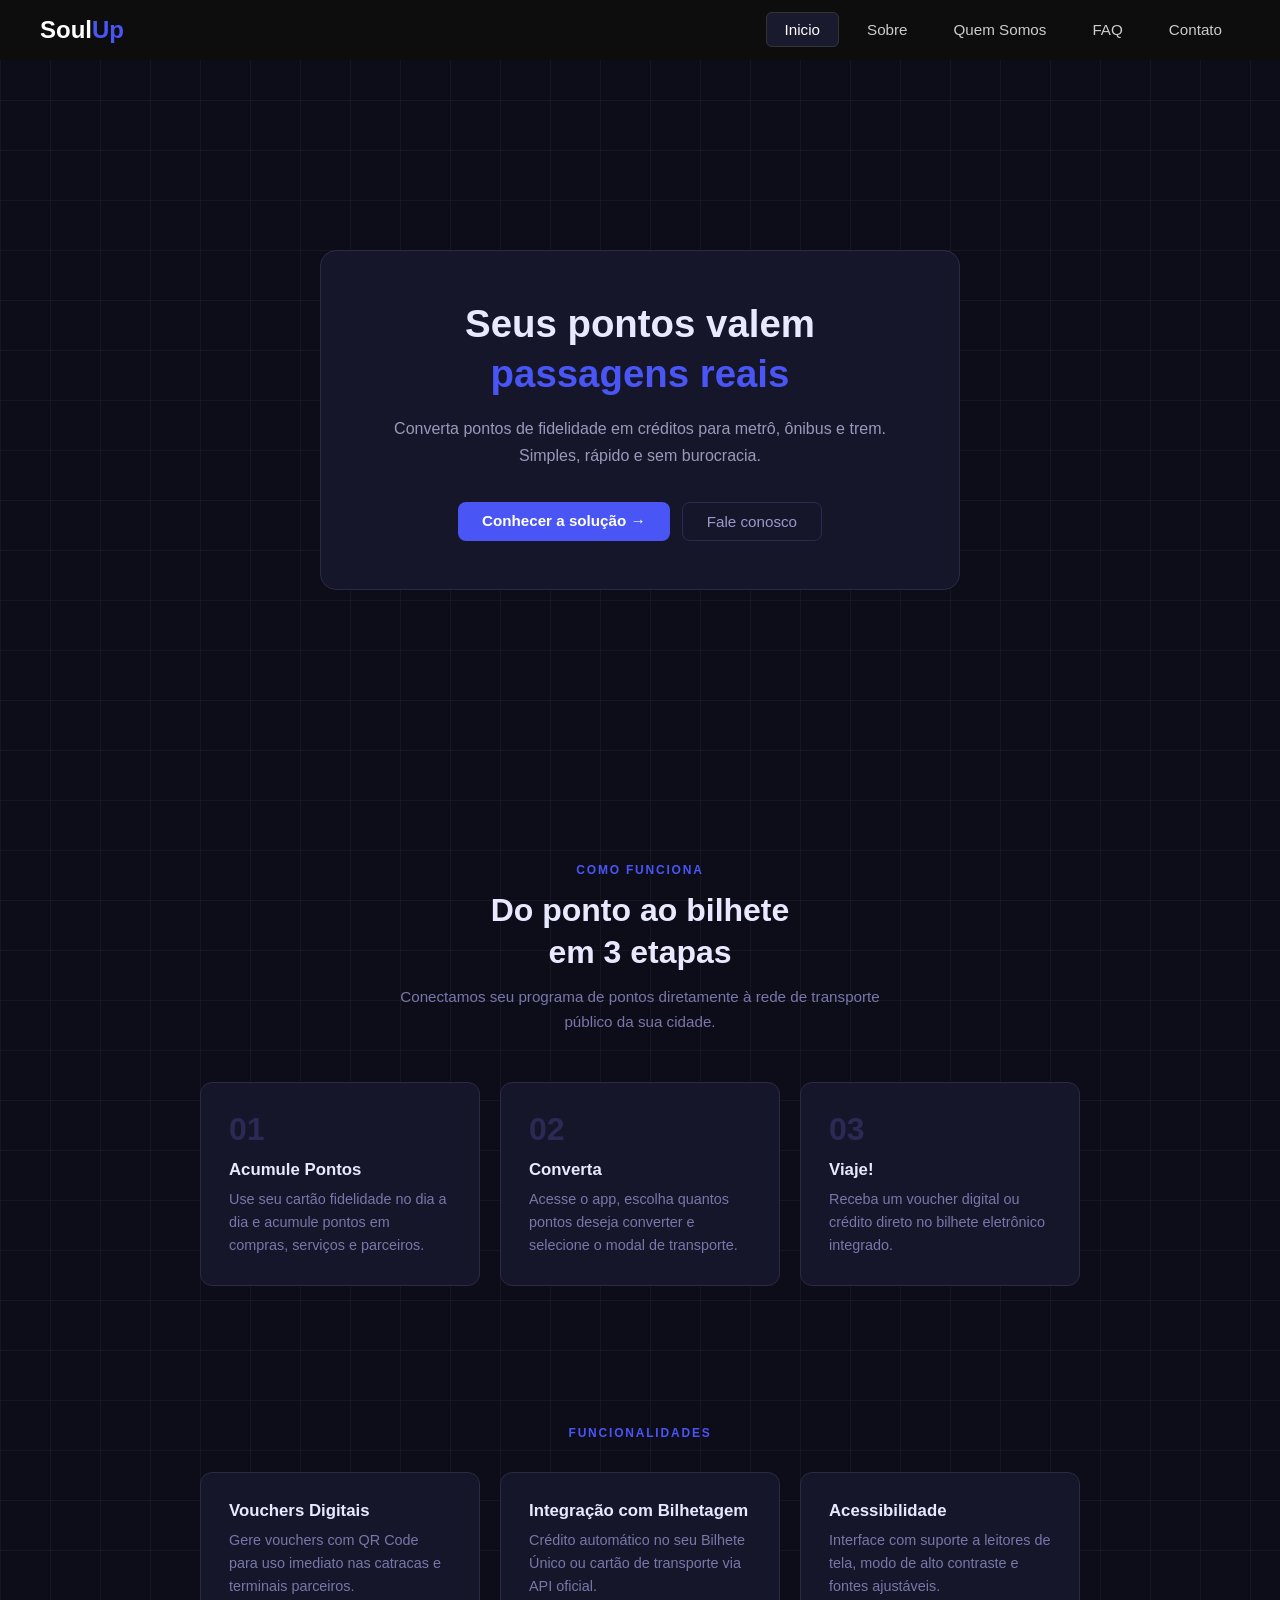
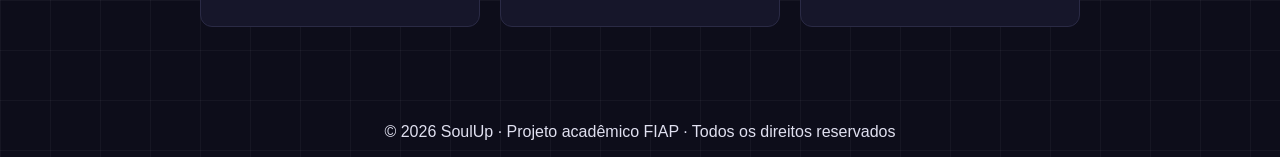
<file: index.html>
<!DOCTYPE html>
<html lang="en">
<head>
    <meta charset="UTF-8">
    <meta name="viewport" content="width=device-width, initial-scale=1.0">
    <title>SoulUp</title>
    <link rel="stylesheet" href="css/styles.css">
</head>
<body>
    <!-- ════════════════ NAVEGAÇÃO ════════════════ -->
<nav>
  <a href="#" class="logo">Soul<span>Up</span></a>
  <ul class="nav-links" id="navLinks">
    <li><a href="index.html" class="active" id="nav-home">Inicio</a></li>
    <li><a href="html/sobre.html" id="nav-about">Sobre</a></li>
    <li><a href="html/quem_somos.html" id="nav-team">Quem Somos</a></li>
    <li><a href="html/faq.html" id="nav-faq">FAQ</a></li>
    <li><a href="html/contato.html" id="nav-contact">Contato</a></li>
  </ul>
</nav>
<!-- ════════════════ PAGINA INICIAL ════════════════ -->
 <section>
  <div>
    <h1>
      Seus pontos valem
      <span class="destaque">passagens reais</span>
    </h1>
    <p>Converta pontos de fidelidade em créditos para metrô, ônibus e trem. Simples, rápido e sem burocracia.</p>
    <div class="hero-buttons">
      <a href="html/sobre.html" class="btn-primary">Conhecer a solução →</a>
      <a href="html/contato.html" class="btn-secondary">Fale conosco</a>
    </div>
  </div>
</section>

  <!-- COMO FUNCIONA -->
<section>
  <div class="cf-header">
    <span>COMO FUNCIONA</span>
    <h2>Do ponto ao bilhete<br>em 3 etapas</h2>
    <p>Conectamos seu programa de pontos diretamente à rede de transporte público da sua cidade.</p>
  </div>

  <div>
    <div>
      <span>01</span>
      <h3>Acumule Pontos</h3>
      <p>Use seu cartão fidelidade no dia a dia e acumule pontos em compras, serviços e parceiros.</p>
    </div>
    <div>
      <span>02</span>
      <h3>Converta</h3>
      <p>Acesse o app, escolha quantos pontos deseja converter e selecione o modal de transporte.</p>
    </div>
    <div>
      <span>03</span>
      <h3>Viaje!</h3>
      <p>Receba um voucher digital ou crédito direto no bilhete eletrônico integrado.</p>
    </div>
  </div>
</section>
        <h2>FUNCIONALIDADES</h2>
        <div>
     <div >
        <h3>Vouchers Digitais</h3>
        <p>Gere vouchers com QR Code para uso imediato nas catracas e terminais parceiros.</p>
    </div>
    <div >
        <h3>Integração com Bilhetagem</h3>
        <p>Crédito automático no seu Bilhete Único ou cartão de transporte via API oficial.</p>
    </div>
    <div>
        <h3>Acessibilidade</h3>
        <p>Interface com suporte a leitores de tela, modo de alto contraste e fontes ajustáveis.</p>
    </div>
        </div>
    </div>

</body>

<!-- ════════════════ FOOTER ════════════════ -->
<footer class="footer">
  <p>© 2026 SoulUp · Projeto acadêmico FIAP · Todos os direitos reservados</p>
</footer>

</html>
</file>
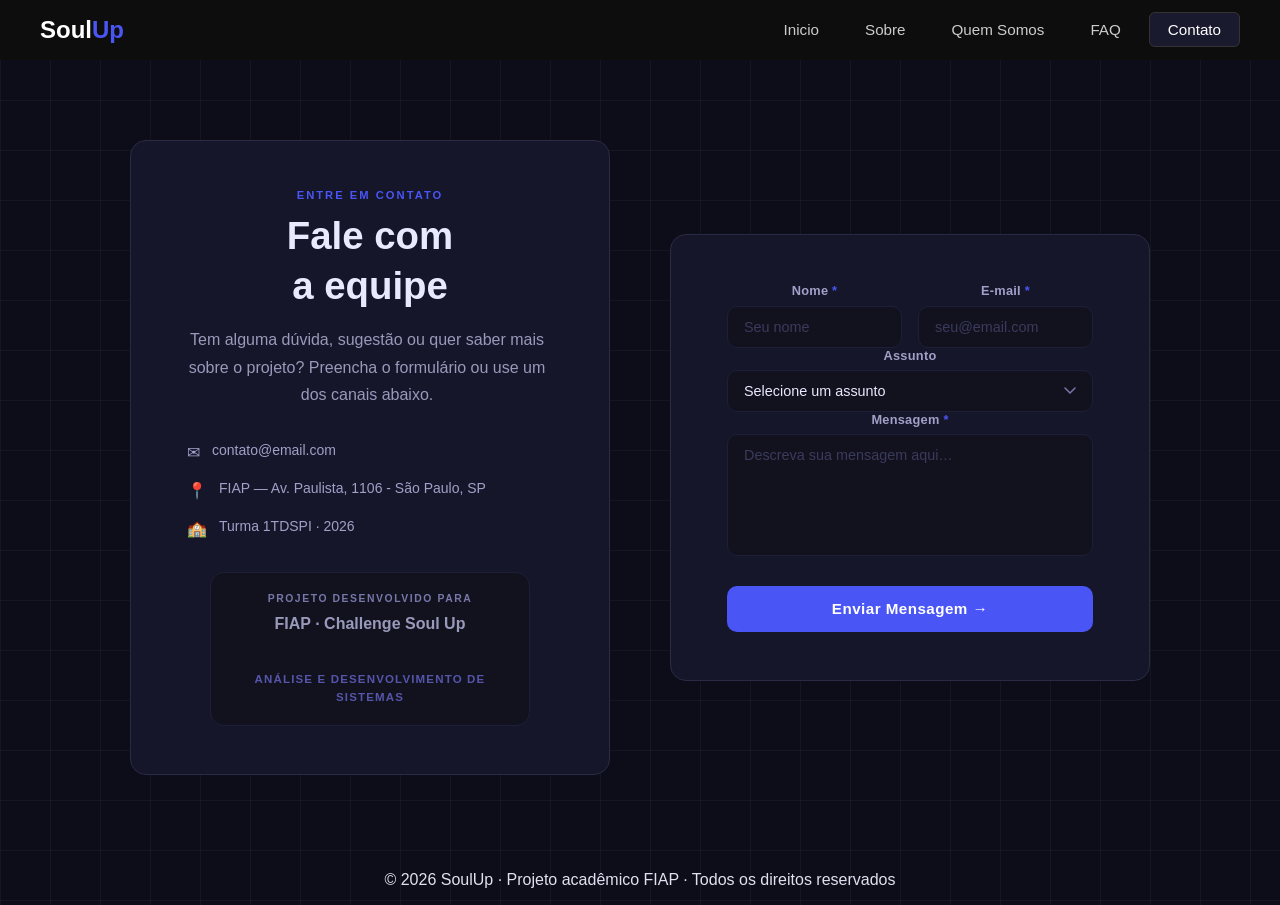
<file: html/contato.html>
<!DOCTYPE html>
<html lang="en">
<head>
  <meta charset="UTF-8">
  <meta name="viewport" content="width=device-width, initial-scale=1.0">
  <title>Contato - SoulUp</title>
  <link rel="stylesheet" href="../css/styles.css">
  <link rel="stylesheet" href="../css/contato.css">
</head>
<body>

  <!-- ════════════════ NAVEGAÇÃO ════════════════ -->
  <nav>
    <a href="../index.html" class="logo">Soul<span>Up</span></a>
    <ul class="nav-links" id="navLinks">
      <li><a href="../index.html" id="nav-home">Inicio</a></li>
      <li><a href="sobre.html" id="nav-about">Sobre</a></li>
      <li><a href="quem_somos.html" id="nav-team">Quem Somos</a></li>
      <li><a href="faq.html" id="nav-faq">FAQ</a></li>
      <li><a href="contato.html" class="active" id="nav-contact">Contato</a></li>
    </ul>
  </nav>

  <!-- ════════════════ CONTATO ════════════════ -->
  <section class="contato">

    <!-- Coluna esquerda -->
    <div class="contato-info">
      <span class="contato-label">Entre em Contato</span>
      <h1>Fale com<br>a equipe</h1>
      <p class="contato-desc">
        Tem alguma dúvida, sugestão ou quer saber mais
        sobre o projeto? Preencha o formulário ou use um dos
        canais abaixo.
      </p>

      <ul class="contato-canais">
        <li>
          <span class="canal-icon">✉</span>
          <span>contato@email.com</span>
        </li>
        
        <li>
          <span class="canal-icon">📍</span>
          <span>FIAP — Av. Paulista, 1106 - São Paulo, SP</span>
        </li>

        <li>
          <span class="canal-icon">🏫</span>
          <span>Turma 1TDSPI · 2026</span>
        </li>
      </ul>

      <div class="contato-projeto">
        <span class="projeto-label">Projeto desenvolvido para</span>
        <p class="projeto-nome">FIAP · Challenge Soul Up</p>
        <span class="projeto-curso">Análise e Desenvolvimento de Sistemas</span>
      </div>
    </div>

    <!-- Coluna direita: formulário -->
    <div class="contato-form-wrapper">

    <form id="formulario">
        <div class="form-row">
            <div class="form-group">
                <label for="nome">
                    Nome <span class="obrigatorio">*</span>
                </label>
                <input type="text" id="nome" placeholder="Seu nome" autocomplete="off">
            </div>

            <div class="form-group">
                <label for="email">
                    E-mail <span class="obrigatorio">*</span>
                </label>
                <input type="email" id="email" placeholder="seu@email.com" autocomplete="off">
            </div>
        </div>

        <div class="form-group">
            <label for="assunto">Assunto</label>
            <select id="assunto">
                <option value="" disabled selected>
                    Selecione um assunto
                </option>
                <option value="duvida">Dúvida sobre o projeto</option>
                <option value="sugestao">Sugestão</option>
                <option value="parceria">Parceria</option>
                <option value="outro">Outro</option>
            </select>
        </div>

        <div class="form-group">
            <label for="mensagem">
                Mensagem <span class="obrigatorio">*</span>
            </label>

            <textarea
                id="mensagem"
                rows="6"
                placeholder="Descreva sua mensagem aqui…"
            ></textarea>
        </div>

        <button class="btn-enviar" type="submit">
            Enviar Mensagem →
        </button>
    </form>
</div>


<!-- MODAL -->
<dialog id="modalMensagemEnviada">
    <div class="modal-content">
        <h2>Mensagem enviada com sucesso!</h2>

        <p>
            Você receberá um retorno por email em até
            <strong>72 horas.</strong>
        </p>

        <form method="dialog">
            <button class="modal-btn">
                Concluir
            </button>
        </form>
    </div>
</dialog>
</section>

  <!-- ════════════════ FOOTER ════════════════ -->
  <footer class="footer">
    <p>© 2026 SoulUp · Projeto acadêmico FIAP · Todos os direitos reservados</p>
  </footer>

<script src="../javaScript/contato.js"></script>
</body>
</html>
</file>
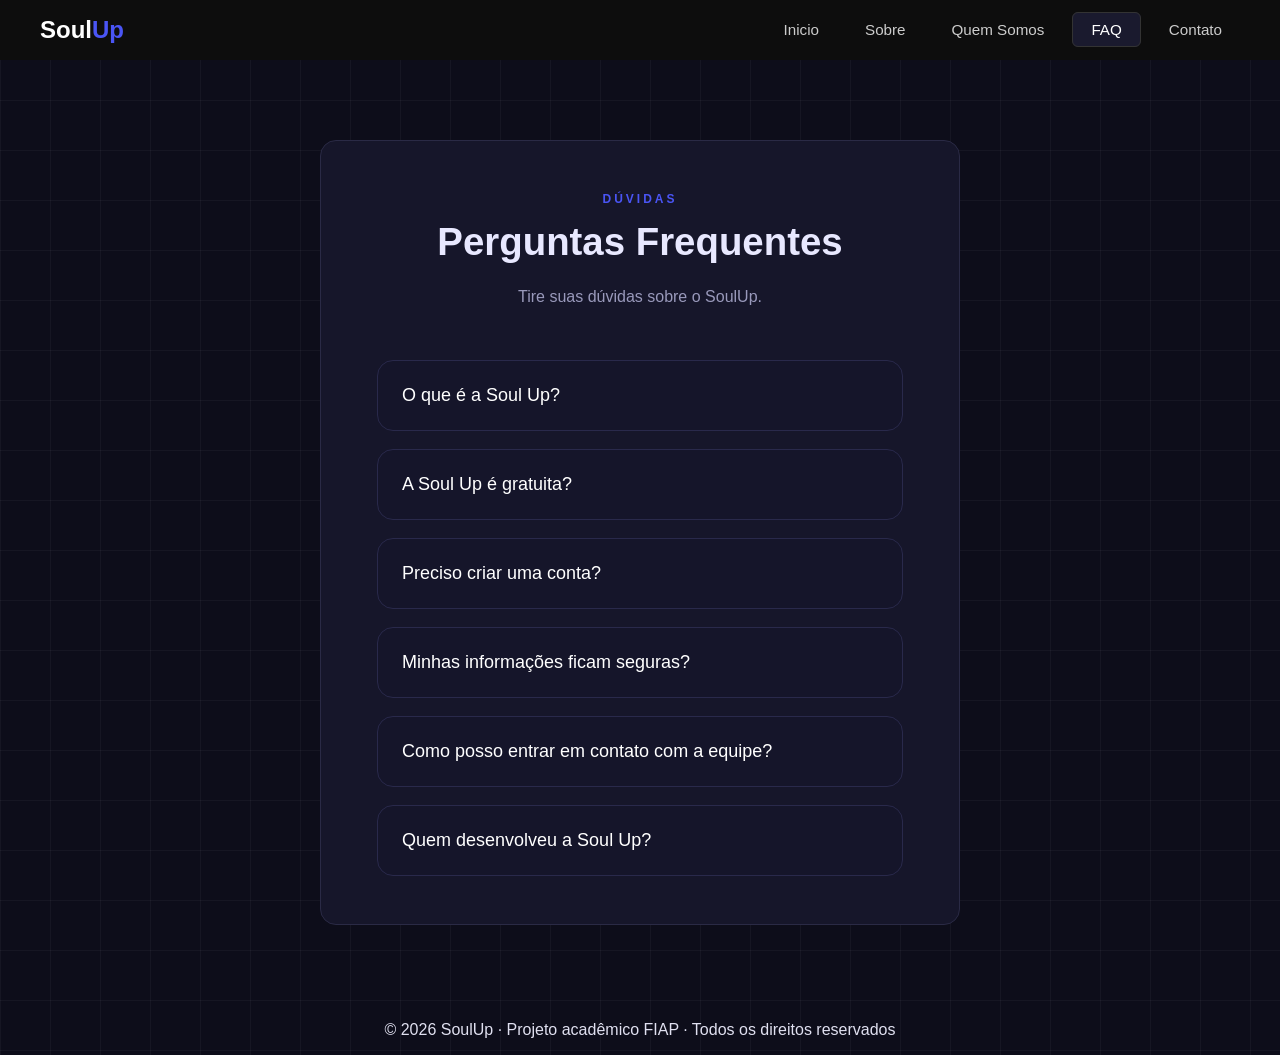
<file: html/faq.html>
<!DOCTYPE html>
<html lang="en">
<head>
    <meta charset="UTF-8">
    <meta name="viewport" content="width=device-width, initial-scale=1.0">
    <title>Document</title>
    <link rel="stylesheet" href="../css/styles.css">
    <link rel="stylesheet" href="../css/faq.css">

</head>
<body>
    <!-- ════════════════ NAVEGAÇÃO ════════════════ -->
  <nav>
    <a href="../index.html" class="logo">Soul<span>Up</span></a>
    <ul class="nav-links" id="navLinks">
      <li><a href="../index.html" id="nav-home">Inicio</a></li>
      <li><a href="sobre.html" id="nav-about">Sobre</a></li>
      <li><a href="quem_somos.html" id="nav-team">Quem Somos</a></li>
      <li><a href="faq.html" class="active" id="nav-faq">FAQ</a></li>
      <li><a href="contato.html" id="nav-contact">Contato</a></li>
    </ul>
  </nav>
      <!-- ════════════════ FAQ ════════════════ -->


  <section class="faq-section">
  

  <div class="faq-layout">

    <div class="faq-header">
      <span class="faq-label">DÚVIDAS</span>
      <h1>Perguntas Frequentes</h1>
      <p>Tire suas dúvidas sobre o SoulUp.</p>
    </div>

    <div class="faq-container">

      <div class="faq-item">
        <button class="faq-question">
          O que é a Soul Up?
        </button>
        <div class="faq-answer">
          <p>
            A Soul Up é a primeira rede social de impacto sustentável do planeta! 

            Ela combina tecnologia blockchain, comunidades descentralizadas e recompensas com impacto real.
          </p>
        </div>
      </div>

      <div class="faq-item">
        <button class="faq-question">
          A Soul Up é gratuita?
        </button>
        <div class="faq-answer">
          <p>
            Sim. A Soul Up é 100% gratuita! Basta apenas instalar, criar uma conta e começar a assistir vídeos para poder trocar pontos em créditos!
          </p>
        </div>
      </div>

      <div class="faq-item">
        <button class="faq-question">
          Preciso criar uma conta?
        </button>
        <div class="faq-answer">
          <p>
            Sim. Para a conversão de pontos em créditos de transporte público é necessário realizar a criação de uma conta.
          </p>
        </div>
      </div>

      <div class="faq-item">
        <button class="faq-question">
          Minhas informações ficam seguras?
        </button>
        <div class="faq-answer">
          <p>
            Sim. Prezamos pela privacidade dos usuários e buscamos utilizar boas
            práticas de segurança e proteção de dados.
          </p>
        </div>
      </div>

      <div class="faq-item">
        <button class="faq-question">
          Como posso entrar em contato com a equipe?
        </button>
        <div class="faq-answer">
          <p>
            Você pode utilizar a página de contato do site e enviar uma mensagem
            diretamente para nossa equipe.
          </p>
        </div>
      </div>

      <div class="faq-item">
        <button class="faq-question">
          Quem desenvolveu a Soul Up?
        </button>
        <div class="faq-answer">
          <p>
            A SoulUp foi desenvolvido por estudantes da FIAP como parte de um
            projeto acadêmico voltado à inovação e tecnologia.
          </p>
        </div>
      </div>
  </div>
      </div>

</section>
  <!-- ════════════════ FOOTER ════════════════ -->
<footer class="footer">
  <p>© 2026 SoulUp · Projeto acadêmico FIAP · Todos os direitos reservados</p>
</footer>
<script src="../javaScript/faq.js"></script>
</body>
</html>
</file>
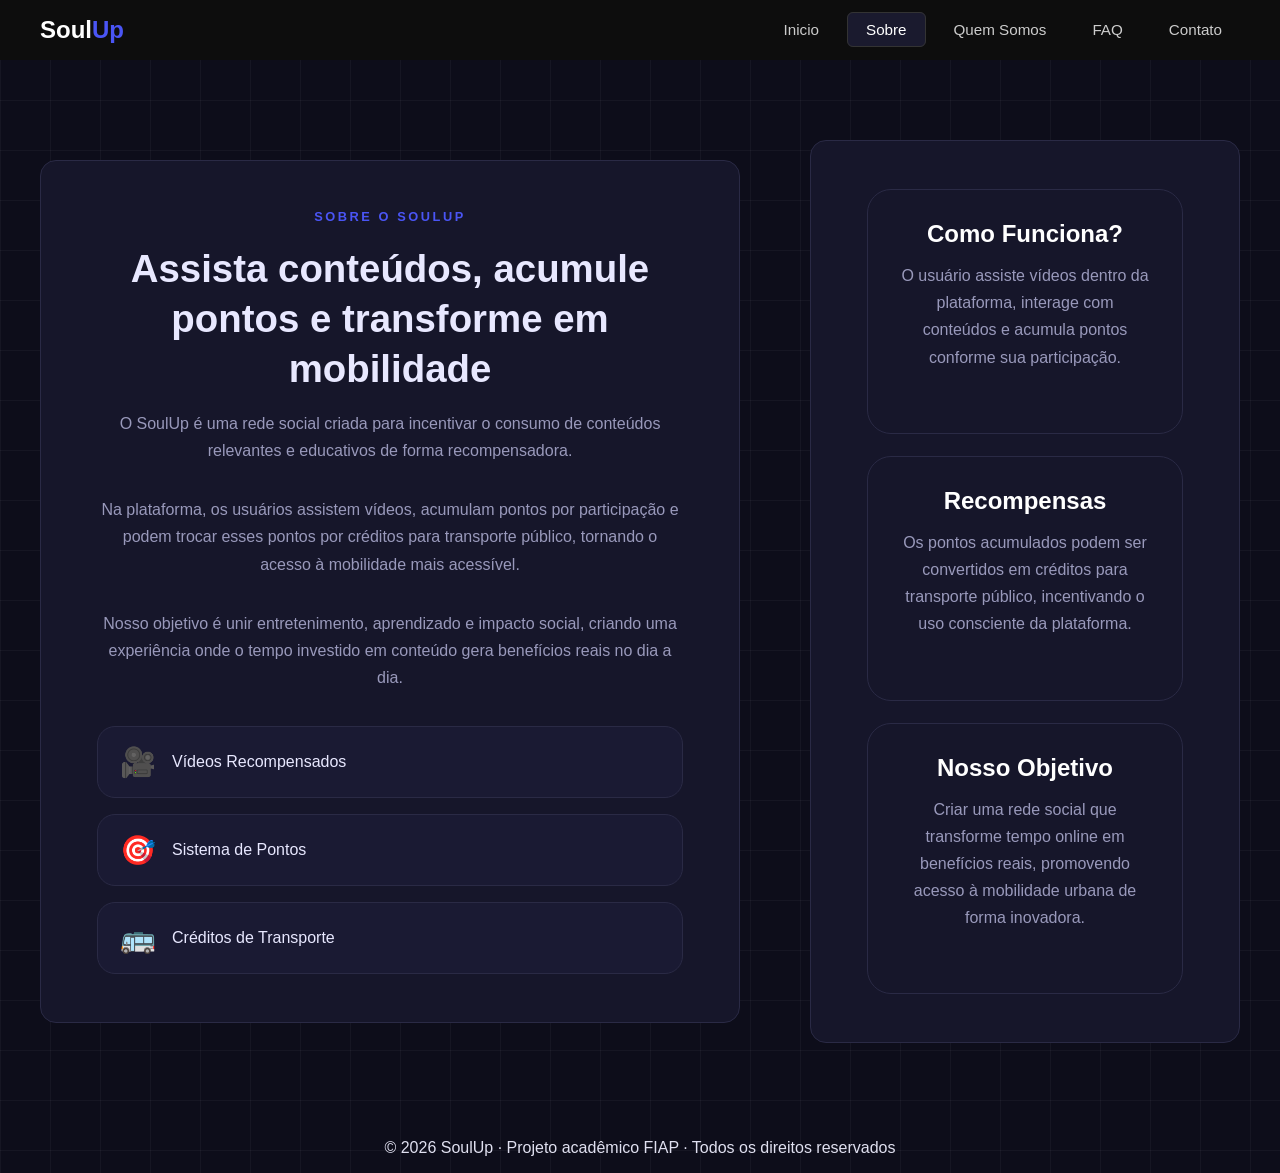
<file: html/sobre.html>
<!DOCTYPE html>
<html lang="en">
<head>
    <meta charset="UTF-8">
    <meta name="viewport" content="width=device-width, initial-scale=1.0">
    <title>Document</title>
    <link rel="stylesheet" href="../css/styles.css">
    <link rel="stylesheet" href="../css/sobre.css">
</head>
<body>
    <!-- ════════════════ NAVEGAÇÃO ════════════════ -->
  <nav>
    <a href="../index.html" class="logo">Soul<span>Up</span></a>
    <ul class="nav-links" id="navLinks">
      <li><a href="../index.html" id="nav-home">Inicio</a></li>
      <li><a href="sobre.html" class="active" id="nav-about">Sobre</a></li>
      <li><a href="quem_somos.html" id="nav-team">Quem Somos</a></li>
      <li><a href="faq.html" id="nav-faq">FAQ</a></li>
      <li><a href="contato.html" id="nav-contact">Contato</a></li>
    </ul>
  </nav>
      <!-- ════════════════ SOBRE ════════════════ -->
    <section class="sobre-section">

  

    <div class="sobre-left">
      <span class="sobre-label">SOBRE O SOULUP</span>

      <h1>
        Assista conteúdos,
        acumule pontos e
        transforme em mobilidade
      </h1>

      <p class="sobre-text">
        O SoulUp é uma rede social criada para incentivar o consumo de
        conteúdos relevantes e educativos de forma recompensadora.
      </p>

      <p class="sobre-text">
        Na plataforma, os usuários assistem vídeos, acumulam pontos por
        participação e podem trocar esses pontos por créditos para
        transporte público, tornando o acesso à mobilidade mais acessível.
      </p>

      <p class="sobre-text">
        Nosso objetivo é unir entretenimento, aprendizado e impacto social,
        criando uma experiência onde o tempo investido em conteúdo gera
        benefícios reais no dia a dia.
      </p>

      
    <div class="sobre-stats">

      <div class="stat-card">
        <span class="stat-icon">🎥</span>
        <span>Vídeos Recompensados</span>
      </div>

      <div class="stat-card">
        <span class="stat-icon">🎯</span>
        <span>Sistema de Pontos</span>
      </div>

      <div class="stat-card">
        <span class="stat-icon">🚌</span>
        <span>Créditos de Transporte</span>
      </div>

    </div>

    </div>

    <div class="sobre-right">

      <div class="sobre-card">
        <h3>Como Funciona?</h3>
        <p>
          O usuário assiste vídeos dentro da plataforma, interage com
          conteúdos e acumula pontos conforme sua participação.
        </p>
      </div>

      <div class="sobre-card">
        <h3>Recompensas</h3>
        <p>
          Os pontos acumulados podem ser convertidos em créditos para
          transporte público, incentivando o uso consciente da plataforma.
        </p>
      </div>

      <div class="sobre-card">
        <h3>Nosso Objetivo</h3>
        <p>
          Criar uma rede social que transforme tempo online em benefícios
          reais, promovendo acesso à mobilidade urbana de forma inovadora.
        </p>
      </div>

    </div>

  

</section>


  <!-- ════════════════ FOOTER ════════════════ -->
<footer class="footer">
  <p>© 2026 SoulUp · Projeto acadêmico FIAP · Todos os direitos reservados</p>
</footer>

</body>
</html>
</file>
<file: css/styles.css>
/* ══════════════════════════════════════
   RESET & BASE
══════════════════════════════════════ */
* {
  margin: 0;
  padding: 0;
  box-sizing: border-box;
  font-family: 'Segoe UI', sans-serif;
}

body {
  background-color: #0d0d1a;
  background-image:
    linear-gradient(rgba(255,255,255,0.04) 1px, transparent 1px),
    linear-gradient(90deg, rgba(255,255,255,0.04) 1px, transparent 1px);
  background-size: 50px 50px;
  color: #e0e0f0;
}

/* ══════════════════════════════════════
   NAVEGAÇÃO
══════════════════════════════════════ */
nav {
  display: flex;
  justify-content: space-between;
  align-items: center;
  background-color: #0d0d0d;
  padding: 16px 40px;
}

.logo {
  font-size: 1.5rem;
  font-weight: bold;
  color: white;
  text-decoration: none;
}

.logo span {
  color: #4a55f5;
}

.nav-links {
  list-style: none;
  display: flex;
  gap: 10px;
}

.nav-links a {
  text-decoration: none;
  color: #ccc;
  padding: 8px 18px;
  border-radius: 6px;
  font-size: 0.95rem;
  transition: background 0.2s;
}

.nav-links a:hover {
  color: white;
}

.nav-links a.active {
  background-color: #1a1a2e;
  color: white;
  border: 1px solid #333;
}

/* ══════════════════════════════════════
   HERO — SEÇÃO PRINCIPAL
══════════════════════════════════════ */
section:first-of-type {
  display: flex;
  justify-content: center;
  align-items: center;
  min-height: 80vh;
  padding: 80px 40px;
}

section:first-of-type > div {
  background-color: #16162a;
  border: 1px solid #2a2a45;
  border-radius: 16px;
  padding: 3rem 3.5rem;
  max-width: 640px;
  width: 100%;
  text-align: center;
}

section:first-of-type h1 {
  font-size: 2.4rem;
  font-weight: 700;
  color: #e8e8ff;
  line-height: 1.3;
  margin-bottom: 1rem;
}

.destaque {
  color: #4a55f5;
}

section:first-of-type p {
  font-size: 1rem;
  color: #9999bb;
  line-height: 1.7;
  margin-bottom: 2rem;
}

/* Botões hero */
.hero-buttons {
  display: flex;
  gap: 12px;
  justify-content: center;
  flex-wrap: wrap;
}

.btn-primary {
  font-size: 0.95rem;
  font-weight: 600;
  color: #ffffff;
  background-color: #4a55f5;
  border: none;
  border-radius: 8px;
  padding: 10px 24px;
  text-decoration: none;
  transition: background 0.2s, transform 0.15s;
}

.btn-primary:hover {
  background-color: #3a44e0;
  transform: translateY(-1px);
}

.btn-secondary {
  font-size: 0.95rem;
  font-weight: 500;
  color: #9999cc;
  background: transparent;
  border: 1px solid #2a2a55;
  border-radius: 8px;
  padding: 10px 24px;
  text-decoration: none;
  transition: border-color 0.2s, color 0.2s;
}

.btn-secondary:hover {
  border-color: #4a55f5;
  color: #ffffff;
}

/* ══════════════════════════════════════
   COMO FUNCIONA
══════════════════════════════════════ */
section:nth-of-type(2) {
  padding: 80px 40px;
  max-width: 960px;
  margin: 0 auto;
}

.cf-header {
  text-align: center;
  margin-bottom: 3rem;
}

.cf-header span {
  font-size: 0.75rem;
  font-weight: 600;
  letter-spacing: 0.15em;
  color: #4a55f5;
  text-transform: uppercase;
}

.cf-header h2 {
  font-size: 2rem;
  font-weight: 700;
  color: #e8e8ff;
  margin: 0.75rem 0;
  line-height: 1.3;
}

.cf-header p {
  color: #7777aa;
  font-size: 0.95rem;
  line-height: 1.6;
  max-width: 480px;
  margin: 0 auto;
}

section:nth-of-type(2) > div:last-child {
  display: grid;
  grid-template-columns: repeat(auto-fit, minmax(220px, 1fr));
  gap: 20px;
}

section:nth-of-type(2) > div:last-child > div {
  background-color: #16162a;
  border: 1px solid #2a2a45;
  border-radius: 12px;
  padding: 1.75rem;
}

section:nth-of-type(2) > div:last-child > div span {
  font-size: 2rem;
  font-weight: 800;
  color: #2a2a55;
  display: block;
  margin-bottom: 0.75rem;
}

section:nth-of-type(2) > div:last-child > div h3 {
  font-size: 1.05rem;
  font-weight: 600;
  color: #e8e8ff;
  margin-bottom: 0.5rem;
}

section:nth-of-type(2) > div:last-child > div p {
  font-size: 0.9rem;
  color: #7777aa;
  line-height: 1.6;
}

/* ══════════════════════════════════════
   FUNCIONALIDADES
══════════════════════════════════════ */
section:nth-of-type(2) ~ h2 {
  text-align: center;
  font-size: 0.75rem;
  font-weight: 600;
  letter-spacing: 0.15em;
  color: #4a55f5;
  text-transform: uppercase;
  margin: 60px 0 2rem;
}

section:nth-of-type(2) ~ div {
  display: grid;
  grid-template-columns: repeat(auto-fit, minmax(220px, 1fr));
  gap: 20px;
  max-width: 960px;
  margin: 0 auto;
  padding: 0 40px 80px;
}

section:nth-of-type(2) ~ div > div {
  background-color: #16162a;
  border: 1px solid #2a2a45;
  border-radius: 12px;
  padding: 1.75rem;
  transition: border-color 0.2s;
}

section:nth-of-type(2) ~ div > div:hover {
  border-color: #4a55f5;
}

section:nth-of-type(2) ~ div > div h3 {
  font-size: 1.05rem;
  font-weight: 600;
  color: #e8e8ff;
  margin-bottom: 0.5rem;
}

section:nth-of-type(2) ~ div > div p {
  font-size: 0.9rem;
  color: #7777aa;
  line-height: 1.6;
}

footer{
  display: flex;
  justify-content: center;
  align-items: center;
  padding: 16px 40px;
}
</file>
<file: css/contato.css>
/* ══════════════════════════════════════
   CONTATO — PÁGINA
══════════════════════════════════════ */

/* ── Layout principal: duas colunas ── */
.contato {
  display: grid;
  grid-template-columns: 1fr 1.3fr;
  gap: 60px;
  max-width: 1100px;
  margin: 0 auto;
  padding: 80px 40px;
  align-items: start;
}

/* ══ COLUNA ESQUERDA ══ */

.contato-label {
  font-size: 0.7rem;
  font-weight: 700;
  letter-spacing: 0.18em;
  color: #4a55f5;
  text-transform: uppercase;
  display: block;
  margin-bottom: 0.6rem;
}

.contato-info h1 {
  font-size: 3rem;
  font-weight: 800;
  color: #e8e8ff;
  line-height: 1.1;
  margin-bottom: 1.1rem;
}

.contato-desc {
  font-size: 0.9rem;
  color: #7777aa;
  line-height: 1.65;
  margin-bottom: 2rem;
  max-width: 360px;
}

/* Lista de canais */
.contato-canais {
  list-style: none;
  padding: 0;
  margin: 0 0 2rem;
  display: flex;
  flex-direction: column;
  gap: 0.85rem;
}

.contato-canais li {
  display: flex;
  align-items: flex-start;
  gap: 0.75rem;
  font-size: 0.875rem;
  color: #a0a0c8;
  line-height: 1.45;
}

.canal-icon {
  font-size: 1rem;
  flex-shrink: 0;
  margin-top: 1px;
}

/* Card "Projeto desenvolvido para" */
.contato-projeto {
  background-color: #12121f;
  border: 1px solid #1e1e38;
  border-radius: 14px;
  padding: 1.25rem 1.5rem;
  display: inline-block;
  max-width: 320px;
}

.projeto-label {
  font-size: 0.65rem;
  font-weight: 700;
  letter-spacing: 0.15em;
  text-transform: uppercase;
  color: #7777aa;
  display: block;
  margin-bottom: 0.4rem;
}

.projeto-nome {
  font-size: 1.1rem;
  font-weight: 800;
  color: #4a55f5;
  margin: 0 0 0.3rem;
}

.projeto-curso {
  font-size: 0.72rem;
  font-weight: 600;
  letter-spacing: 0.1em;
  text-transform: uppercase;
  color: #5555aa;
}

/* ══ COLUNA DIREITA: FORMULÁRIO ══ */

.contato-form-wrapper {
  display: flex;
  flex-direction: column;
  gap: 1.25rem;
}

/* Linha com dois campos lado a lado */
.form-row {
  display: grid;
  grid-template-columns: 1fr 1fr;
  gap: 1rem;
}

/* Grupo label + input */
.form-group {
  display: flex;
  flex-direction: column;
  gap: 0.45rem;
}

.form-group label {
  font-size: 0.8rem;
  font-weight: 600;
  color: #a0a0c8;
  letter-spacing: 0.02em;
}

.obrigatorio {
  color: #4a55f5;
}

/* Inputs, select e textarea */
.form-group input,
.form-group select,
.form-group textarea {
  background-color: #12121f;
  border: 1px solid #1e1e38;
  border-radius: 10px;
  color: #e8e8ff;
  font-size: 0.9rem;
  padding: 0.75rem 1rem;
  outline: none;
  transition: border-color 0.2s, box-shadow 0.2s;
  font-family: inherit;
  resize: none;
  width: 100%;
  box-sizing: border-box;
  appearance: none;
  -webkit-appearance: none;
}

/* Seta customizada no select */
.form-group select {
  background-image: url("data:image/svg+xml,%3Csvg xmlns='http://www.w3.org/2000/svg' width='12' height='8' viewBox='0 0 12 8'%3E%3Cpath d='M1 1l5 5 5-5' stroke='%237777aa' stroke-width='1.5' fill='none' stroke-linecap='round'/%3E%3C/svg%3E");
  background-repeat: no-repeat;
  background-position: right 1rem center;
  padding-right: 2.5rem;
  cursor: pointer;
}

.form-group select option {
  background-color: #12121f;
  color: #e8e8ff;
}

.form-group input::placeholder,
.form-group textarea::placeholder {
  color: #3a3a5c;
}

.form-group input:focus,
.form-group select:focus,
.form-group textarea:focus {
  border-color: #4a55f5;
  box-shadow: 0 0 0 3px rgba(74, 85, 245, 0.15);
}

/* Botão enviar */
.btn-enviar {
  background-color: #4a55f5;
  color: #fff;
  margin-top: 30px;
  border: none;
  border-radius: 10px;
  padding: 0.9rem 1.5rem;
  font-size: 0.95rem;
  font-weight: 700;
  letter-spacing: 0.03em;
  cursor: pointer;
  width: 100%;
  transition: background-color 0.2s, transform 0.15s, box-shadow 0.2s;
}

.btn-enviar:hover {
  background-color: #3a44e0;
  transform: translateY(-2px);
  box-shadow: 0 6px 24px rgba(74, 85, 245, 0.35);
}

.btn-enviar:active {
  transform: translateY(0);
}


/* ══ RESPONSIVO ══ */
@media (max-width: 768px) {
  .contato {
    grid-template-columns: 1fr;
    gap: 40px;
    padding: 60px 20px;
  }

  .contato-info h1 {
    font-size: 2.2rem;
  }

  .form-row {
    grid-template-columns: 1fr;
  }
}

#modalMensagemEnviada {
    border: none;
    padding: 0;
    background: transparent;

    position: fixed;
    inset: 0;
    margin: auto;

    width: fit-content;
    height: fit-content;
}

#modalMensagemEnviada::backdrop {
    background: rgba(0, 0, 0, 0.75);
    backdrop-filter: blur(6px);
}

.modal-content {
    background: #0f1025;
    border: 1px solid rgba(110, 86, 255, 0.2);
    border-radius: 24px;
    padding: 40px;
    width: 450px;
    text-align: center;
    color: #fff;
    box-shadow: 0 0 40px rgba(88, 76, 255, 0.2);
}

.modal-content h2 {
    font-size: 2rem;
    margin-bottom: 12px;
}

.modal-content p {
    color: #a5a7c5;
    margin-bottom: 28px;
    line-height: 1.6;
}

.modal-btn {
    width: 100%;
    border: none;
    border-radius: 14px;
    background: #5a5cff;
    color: white;
    padding: 16px;
    font-size: 1rem;
    font-weight: 600;
    cursor: pointer;
    transition: .3s;
}

.modal-btn:hover {
    transform: translateY(-2px);
}
</file>
<file: css/faq.css>
.faq-section {
  max-width: 900px;
  margin: auto;
  padding: 80px 20px;
}

.faq-header {
  text-align: center;
  margin-bottom: 50px;
}

.faq-label {
  color: #4a55f5;
  letter-spacing: 3px;
  font-size: 12px;
  font-weight: bold;
}

.faq-header h1 {
  color: #fff;
  font-size: 42px;
  margin: 10px 0;
}

.faq-header p {
  color: #9ea0c5;
}

.faq-container {
  display: flex;
  flex-direction: column;
  gap: 18px;
}

.faq-item {
  background: #15152a;
  border: 1px solid #29294b;
  border-radius: 16px;
  overflow: hidden;
}

.faq-question {
  width: 100%;
  background: transparent;
  border: none;
  color: white;
  font-size: 18px;
  padding: 24px;
  text-align: left;
  cursor: pointer;
}

.faq-question:hover {
  color: #4a55f5;
}

.faq-answer {
  max-height: 0;
  overflow: hidden;
  transition: all .35s ease;
}

.faq-answer p {
  color: #b9b9d9;
  padding: 0 24px 24px;
  line-height: 1.6;
}

.faq-item.active .faq-answer {
  max-height: 200px;
}
</file>
<file: css/sobre.css>
.sobre-section {
    min-height: 100vh;
    display: flex;
    justify-content: center;
    align-items: center;
    gap: 70px;
    padding: 120px 40px 60px;
}

/* ESQUERDA */
.sobre-left {
    flex: 1;
    min-width: 700px;

    background: #16162a;
    border: 1px solid #2a2a45;
    border-radius: 30px;
    padding: 70px;
}

.sobre-label {
    display: block;
    color: #4a55f5;
    font-size: 0.8rem;
    font-weight: 700;
    letter-spacing: .2em;
    margin-bottom: 20px;
}

.sobre-left h1 {
    color: #e8e8ff;
    font-size: 4rem;
    line-height: 1.15;
    margin-bottom: 30px;

    max-width: 650px;
}

.sobre-text {
    color: #a3a7d6;
    line-height: 1.9;
    font-size: 1.05rem;
    margin-bottom: 22px;
    max-width: 700px;
}

/* CARDS DIREITA */
.sobre-right {
    width: 360px;

    display: flex;
    flex-direction: column;
    gap: 22px;
}

.sobre-stats {
    display: flex;
    flex-direction: column;
    gap: 16px;
    margin-top: 35px;
}

.stat-card {
    background: #1a1a33;
    border: 1px solid #2a2a45;
    border-radius: 18px;

    padding: 18px 22px;

    display: flex;
    align-items: center;
    gap: 16px;

    transition: .25s ease;
}

.stat-card:hover {
    border-color: #4a55f5;

    box-shadow:
        0 0 20px rgba(74,85,245,.10);
}

.stat-icon {
    font-size: 1.8rem;
}

.stat-card span:last-child {
    color: #e8e8ff;
    font-size: 1rem;
    font-weight: 500;
}

.sobre-card {
    background: #16162a;
    border: 1px solid #2a2a45;
    border-radius: 24px;

    padding: 30px;
    transition: .25s ease;
}

.sobre-card:hover {
    transform: translateY(-4px);
    border-color: #4a55f5;

    box-shadow:
        0 0 20px rgba(74,85,245,.12),
        0 0 50px rgba(74,85,245,.08);
}

.sobre-card h3 {
    color: #fff;
    font-size: 1.5rem;
    margin-bottom: 14px;
}

.sobre-card p {
    color: #a3a7d6;
    line-height: 1.8;
}

/* RESPONSIVO */
@media(max-width: 1000px) {
    .sobre-container {
        flex-direction: column;
    }

    .sobre-right {
        width: 100%;
    }

    .sobre-left {
        padding: 50px 35px;
    }

    .sobre-left h1 {
        font-size: 2.8rem;
    }
}
</file>
